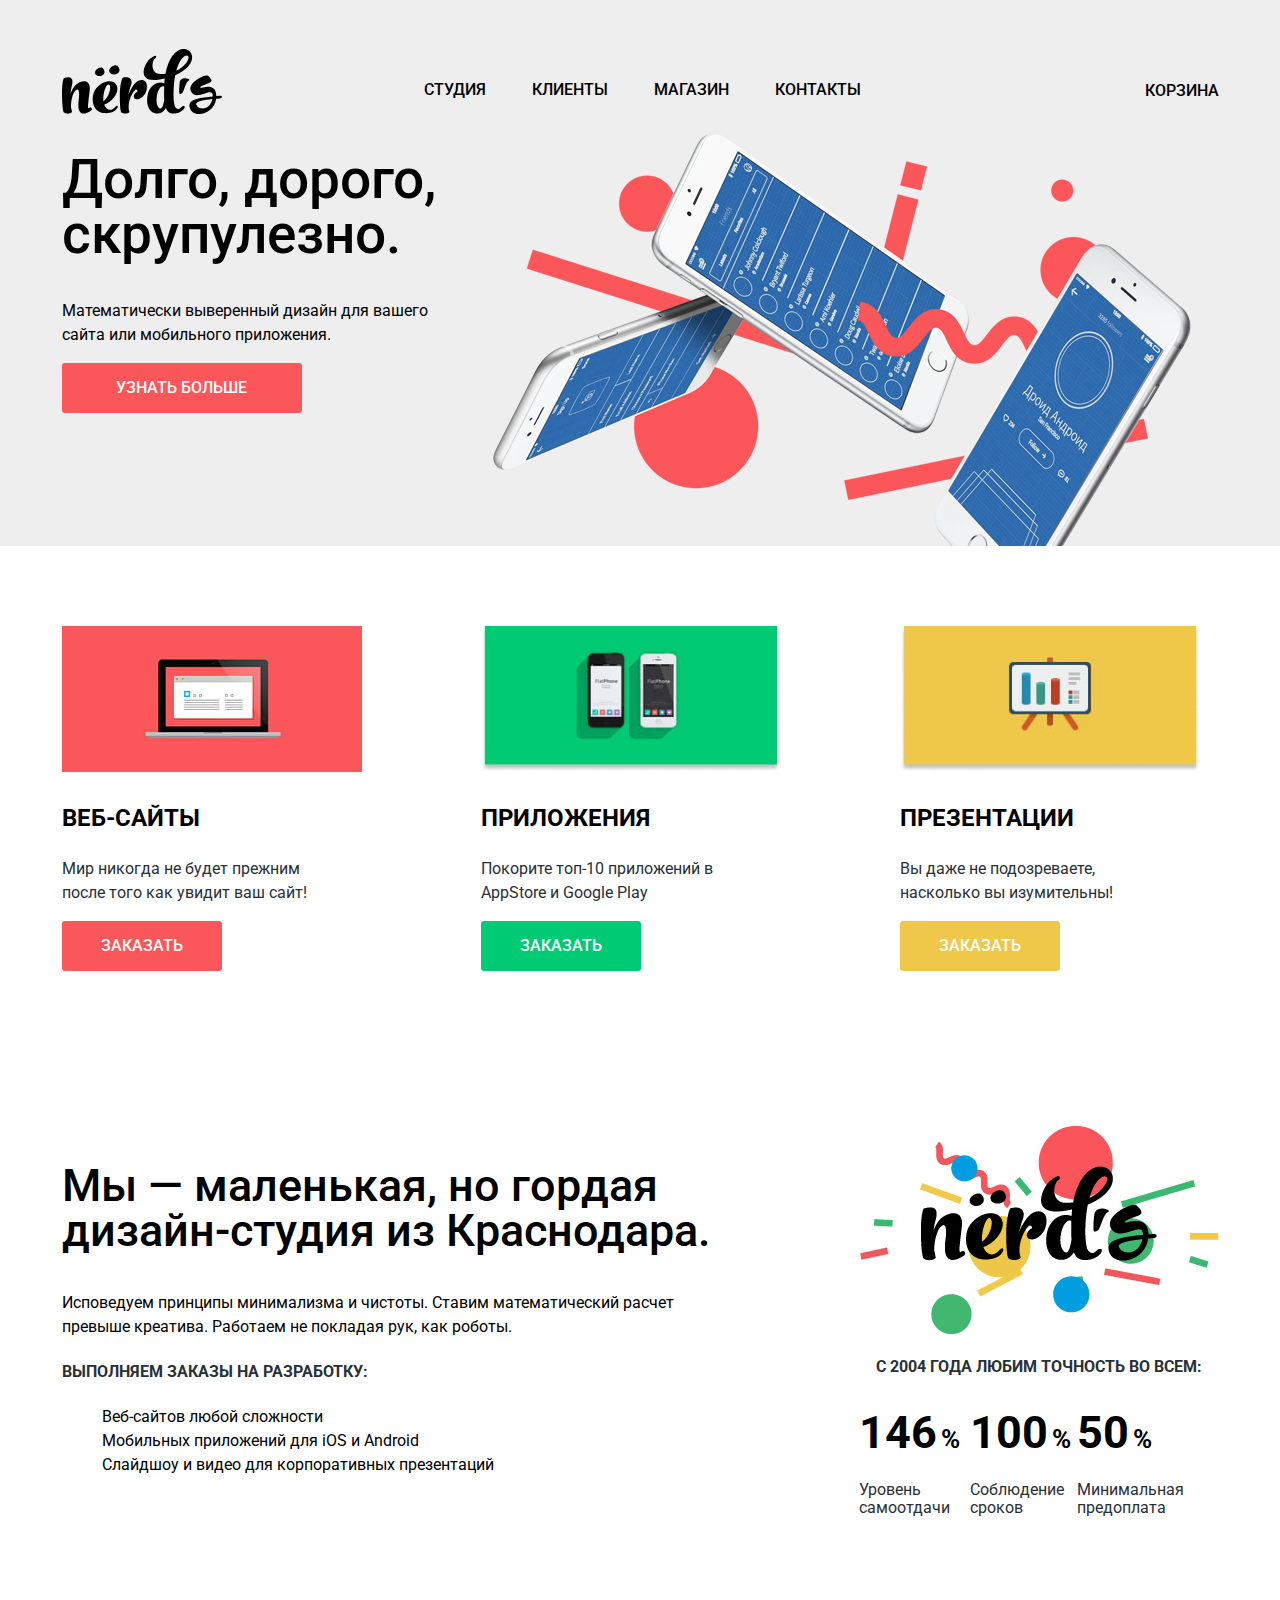
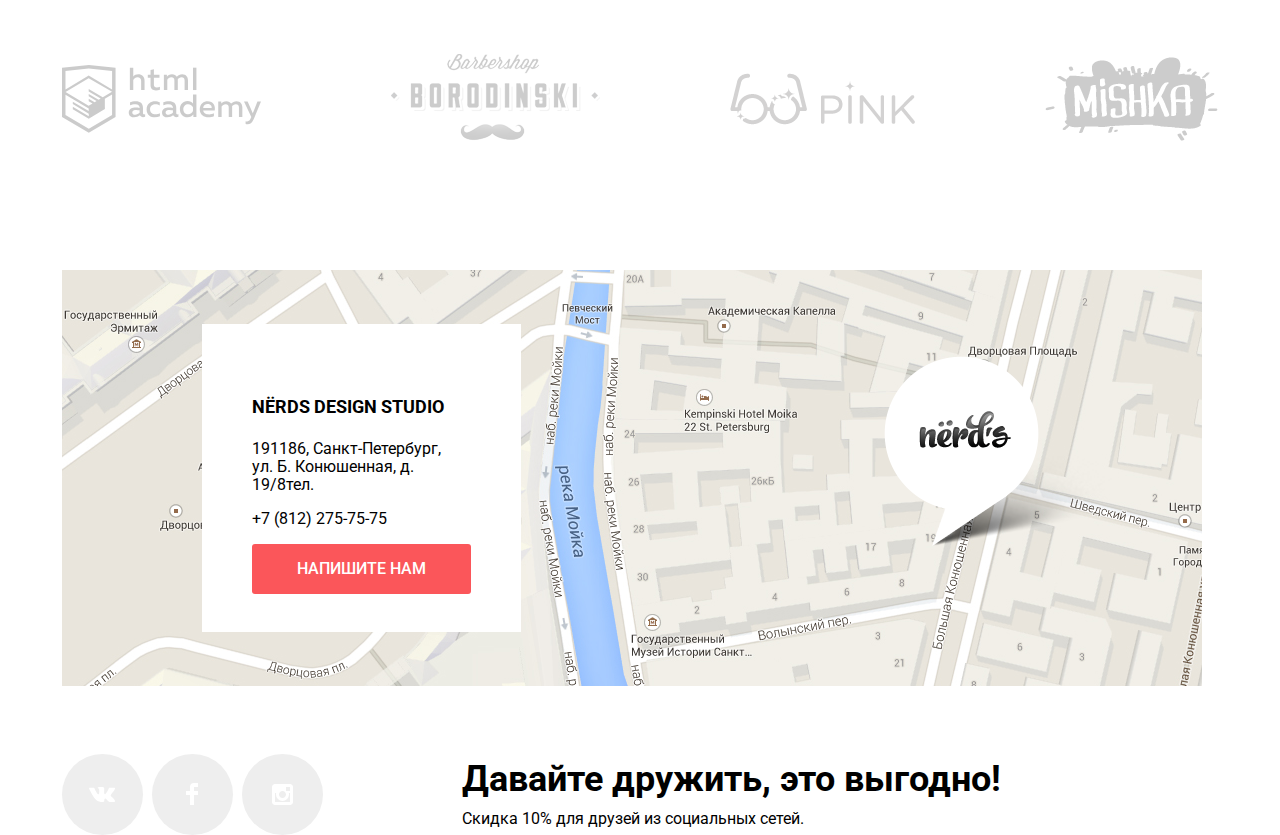
<file: index.html>
<!DOCTYPE html>
<html class="page" lang="ru">
  <head>
    <meta charset="utf-8">
    <title>HTML Academy: Нёрдс</title>
    <link href="https://fonts.googleapis.com/css2?family=Roboto:wght@400;500;700&display=swap" rel="stylesheet">
    <link href="css/normalize.css" rel="stylesheet">
    <link href="css/style.css" rel="stylesheet">
  </head>
<body class="page-body">
  <header class="main-header">
    <nav class="main-navigation">
      <div class="container">
        <a class="main-header-logo" href="#">
          <img src="img/nerds-logo.svg"  width="160" height="65"  alt="Логотип nerd's">
        </a>
        
        <div class="main-navigation-wrapper">
          <ul class="site-navigation">
            <li>
              <a href="blank.html">Студия</a>
            </li> 
            <li>
              <a href="clients.html">Клиенты</a>
            </li>
            <li>
              <a href="catalog.html">Магазин</a>
            </li>
            <li>
               <a href="contacts.html">Контакты</a>
            </li>
          </ul>
          <div class="basket">
            <a href="">
              <!-- <img src="img/cart-icon.svg"> -->
              <span class="basket-text">Корзина</span>
            </a>
          </div>
        </div>
      </div>
    </nav>

    <section class="slide container">
      <img class="index-slide" src="img/nerds-index-slide1 1.png" alt="Долго, дорого, скрупулезно"> 
      <div class="desc">
        <h1 class="title">Долго, дорого, скрупулезно.</h1>
        <p>
          Математически выверенный дизайн для вашего сайта или мобильного приложения.
        </p>
        <button class="btn-slide" type="button">
          Узнать больше
        </button>
    </div>
    </section>
  </header>

  <main class="container"> 

    <section class="features">
      <!-- <h2 class="visually-hidden">Преимущества</h2> -->
      <ul class="features-list">
        <li  class="feature-item">
          <img src="img/illustration-1 1 .jpg" class="illustration" alt="Веб-сайты">
          <h3>Веб-сайты</h3>
          <p>Мир никогда не будет прежним после того как увидит ваш сайт!</p>
          <button class="btn" type="button">Заказать</button>
        </li>
        <li class="feature-item">
          <img src="img/illustration-2 1 .jpg" class="illustration" alt="Приложения">
          <h3>Приложения</h3>
          <p>Покорите топ-10 приложений в AppStore и Google Play</p>
          <button class="btn" type="button">Заказать</button>
        </li>
        <li class="feature-item">
          <img src="img/illustration-3 1.jpg" class="illustration" alt="Презентации">
          <h3>Презентации</h3>
          <p>Вы даже не подозреваете, насколько вы изумительны!</p>
          <button class="btn" type="button">Заказать</button>
        </li>
      </ul>
    </section>

    <section class="index-columns" >
      <div class="web-studio">
        <h2>Мы — маленькая, но гордая дизайн-студия из Краснодара.</h2>
        <p>
          Исповедуем принципы минимализма и чистоты. Ставим математический расчет превыше креатива. Работаем не покладая рук, как роботы.
        </p>
        <h4>Выполняем заказы на разработку:</h4>
          <ul class="order-list">
            <li>Веб-сайтов любой сложности</li>
            <li>Мобильных приложений для iOS и Android</li>
            <li>Слайдшоу и видео для корпоративных презентаций</li>
          </ul>
      </div>

      <div class="indicators">
        <div class="nerds-illustration">
          <img src="img/nerds-illustration 1.png" alt="Nerd's illustration">
        </div>
          <h4>C 2004 года Любим точность во всем:</h4>
          <div class="copyright">
            <div>
              <span class="number">146</span>
              <span class="percent">%</span>
              <p class="description">Уровень самоотдачи</p>
            </div>
            <div>
              <span class="number">100</span>
              <span class="percent">%</span>
              <p class="description">Соблюдение сроков</p>
            </div>
            <div>
              <span class="number">50</span>
              <span class="percent">%</span>
              <p class="description">Минимальная предоплата</p>
            </div>
          
      </div>    
    </section>
  
    <section class="partners">
      <!-- <h2 class="visually-hidden">Наши партнеры</h2> -->
        <img src="img/logo-1 1.svg" alt="HTML">
        <img src="img/logo-2 1.svg" alt="BORODINSKI">
        <img src="img/logo-3 1.svg" alt="PINK">
        <img src="img/logo-4 1.svg" alt="MISHKA">
    </section>

    <section class="map-wrapper">
      <!-- <h2 class="visually-hidden">Контактная информация</h2> -->
        <div class="contact">
          <p class="subtitle">NЁRDS DESIGN STUDIO</p>
          <p class="adress-studio">191186, Санкт-Петербург,<br>ул. Б. Конюшенная, д. 19/8тел.</p>
          <p class="phone-studio"> +7 (812) 275-75-75</p>
          <button class="btn-studio">Напишите нам</button>
        </div>
      <img class="marker" src="img/map-marker 1.png" alt="map-marker">
    </section>   

    <!-- <section>
      <h2>Напишите нам</h2>
      <form action="https://echo.htmlacademy.ru" method="POST">
        <div>
          <div>
            <label for="appointment-name">Ваше имя:</label>
            <input id="appointment-name" type="text" name="name" placeholder="Имя Фамилия">
          </div>

          <div>
            <label for="appointment-email">Ваш email:</label>
            <input id="appointment-email" type="email" name="login" placeholder="email@example.com">
          </div>
        </div>
        <div>
          <label for="appointment-letter">Текст письма:</label>
          <textarea id="appointment-letter" type="text" name="text" placeholder="В свободной форме"></textarea>
        </div>
        <button type="submit">Отправить</button>
      </form>
    </section> -->
  </main>

  <footer class="page-footer main-footer">
    <div class="container">
      <ul class="footer-social">
        <li>
          <a class="social-button" href="#">
            <img src="img/vk-icon.svg" class="vk" alt="vk"></a>
        </li>
        <li>
          <a class="social-button" href="#">
            <img src="img/fb-icon.svg" class="fb" alt="fb"></a>
        </li>
        <li>
          <a class="social-button" href="#">
            <img src="img/insta-icon.svg" class="insta" alt="insta"></a>
        </li>
      </ul>
      <div class="slogan-footer">
          <p class="slogan">Давайте дружить, это выгодно!</p>
          <p class="sale">Скидка 10% для друзей из социальных сетей.</p>
      </div>
    </div>
  </footer>
</body> 
</html>
</file>
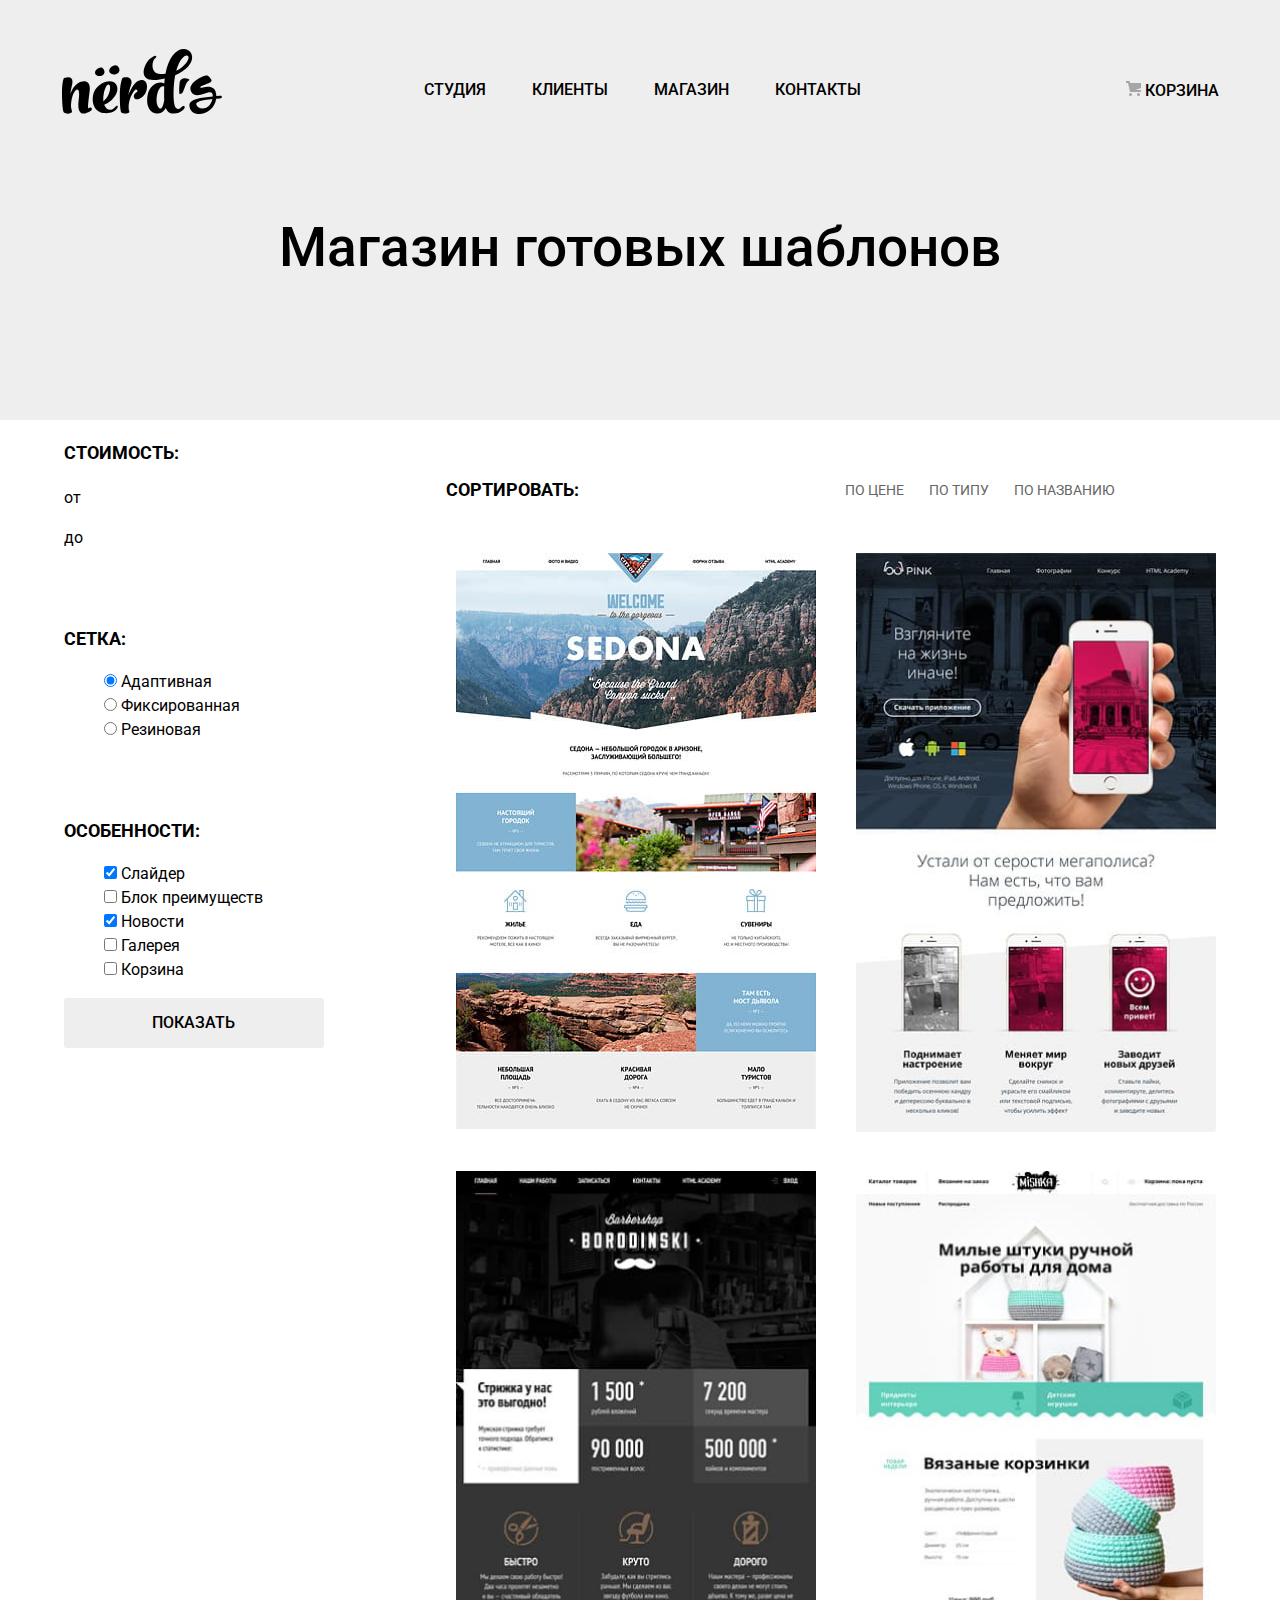
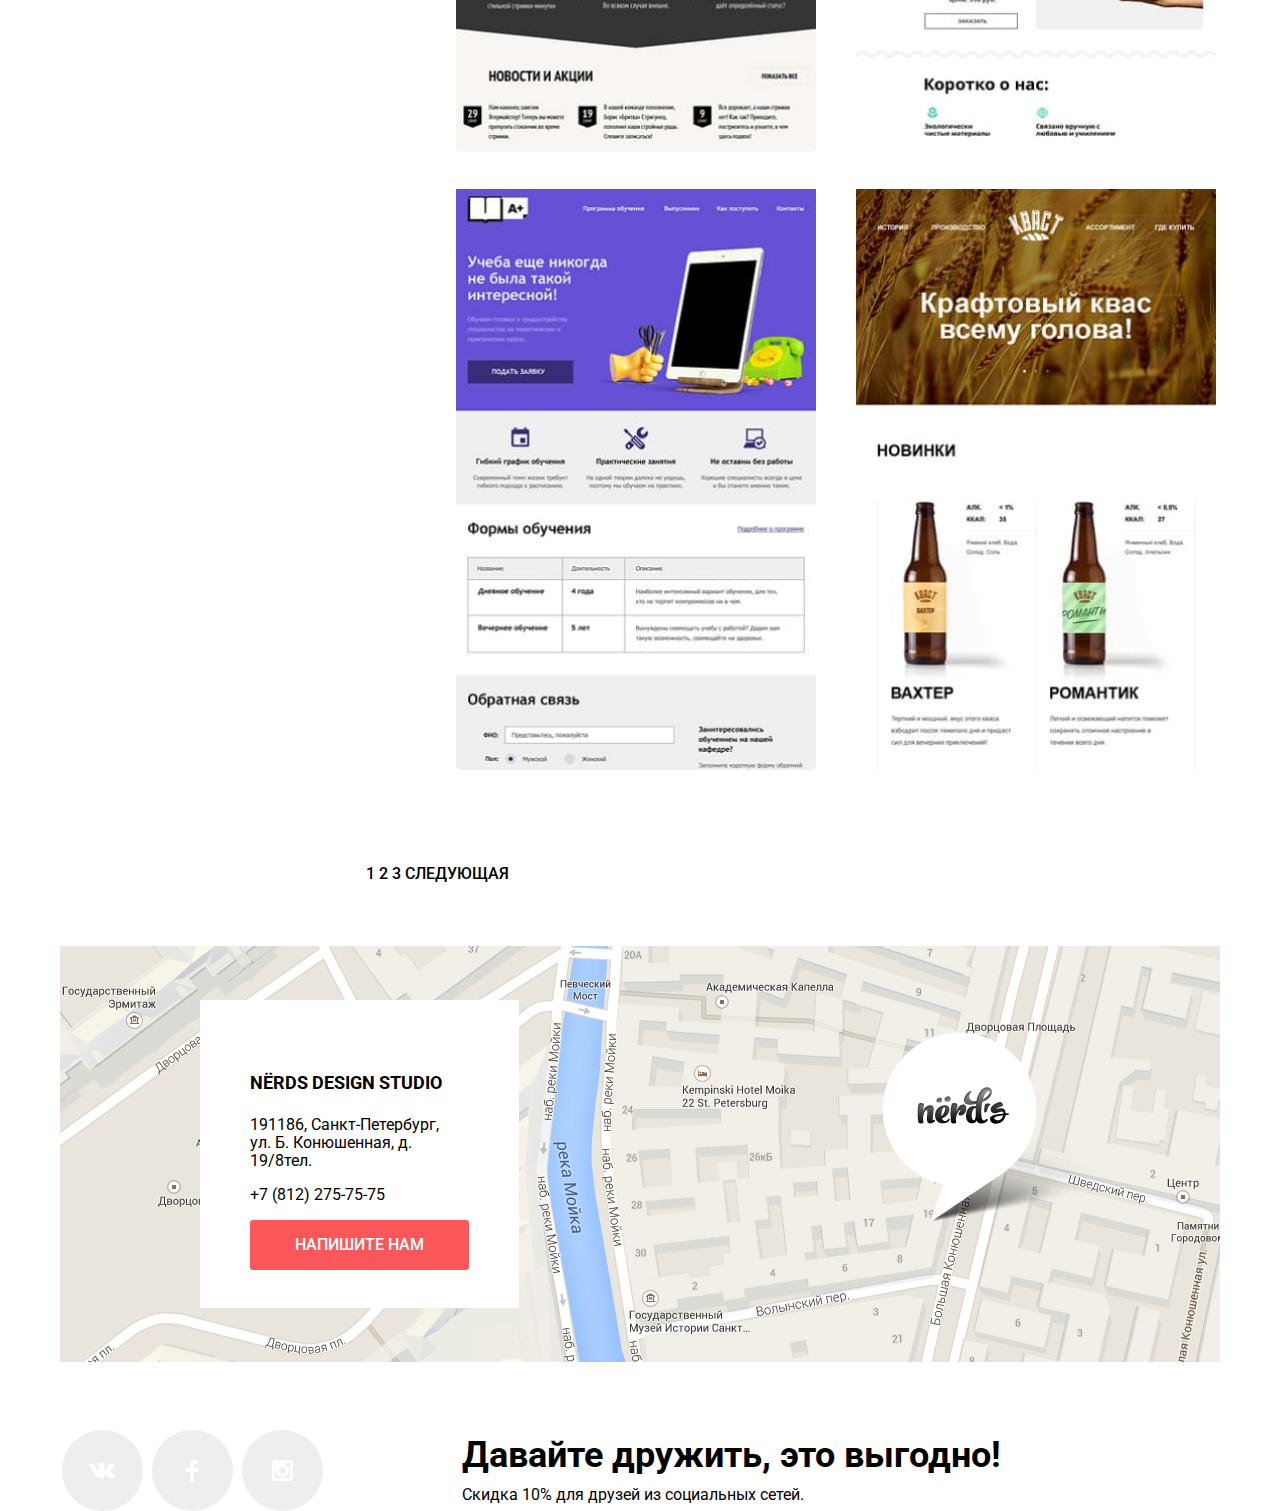
<file: inner.html>
<!DOCTYPE html>
<html class="page" lang="ru">
<head>
  <meta charset="UTF-8">
  <title>HTML Academy: Нёрдс</title>
  <link href="https://fonts.googleapis.com/css2?family=Roboto:wght@400;500;700&display=swap" rel="stylesheet">
  <link href="css/normalize.css" rel="stylesheet">
  <link href="css/style.css" rel="stylesheet">
</head>
<body class="page-body inner-page">
<header class="main-header">
  <nav class="main-navigation" >
    <div class="container">
      <a class="main-header-logo" href="">
        <img src="img/nerds-logo.svg" alt="Логотип nerd's">
      </a>
      <div class="main-navigation-wrapper">
        <ul class="site-navigation">
          <li>
            <a href="blank.html">Студия</a>
          </li> 
          <li>
            <a href="clients.html">Клиенты</a>
          </li>
          <li>
            <a href="catalog.html">Магазин</a>
          </li>
          <li>
             <a href="contacts.html">Контакты</a>
          </li>
        </ul>
        <div class="basket">
          <a href="">
            <img src="img/cart-icon.svg">
            <span class="basket-text">Корзина</span>
          </a>
        </div>
      </div>
    </div>
  </nav>
</header>

<main class="page-catalog">
  <div class="intro">
    <div class="container">
      <h1 class="title inner">Магазин готовых шаблонов</h1>
      </div>
  </div>
  <div class="container wrapper-content">
    <section class="catalog-filter">
      <h2 class="visually-hidden">Фильтр товаров</h2>
      <form class="filters-catalog">
        <fieldset class="filter-item">
            <p class="subtitle">Стоимость:</p>
            <p>от</p>
            <p>до</p>
        </fieldset>
        <fieldset class="filter-item">
            <legend class="subtitle">Сетка:</legend>
            <ul class="order-list">
              <li>
                <input type="radio" name="grid" value="adaptive" id="filter-adaptive" checked>
                <label for="filter-adaptive">Адаптивная</label> 
              </li>
              <li>
                <input type="radio" name="grid" value="fixed" id="filter-fixed">
                <label for="filter-fixed">Фиксированная</label> 
              </li>
              <li>
                <input type="radio" name="grid" value="rubber" id="filter-rubber">
                <label for="filter-rubber">Резиновая</label> 
              </li>
            </ul>  
        </fieldset>
        <fieldset class="filter-item">
            <legend class="subtitle">Особенности:</legend>
            <ul class="order-list">
              <li>
                <input type="checkbox" name="slider" id="filter-slider" checked>
                <label for="filter-slider">Слайдер</label>
              </li>
              <li>
                <input type="checkbox" name="advantage" id="filter-advantage">
                <label for="filter-advantage">Блок преимуществ</label>
              </li>
              <li>
                <input type="checkbox" name="news" id="filter-news" checked>
                <label for="filter-news">Новости</label>
              </li>
              <li>
                <input type="checkbox" name="gallery" id="filter-gallery">
                <label for="filter-gallery">Галерея</label>
              </li>
              <li>
                <input type="checkbox" name="basket" id="filter-basket">
                <label for="filter-basket">Корзина</label> 
              </li>
            </ul>
            <button class="btn-studio filter" type="button">Показать</button>
        </fieldset>
      </form>
    </section>

    <section class="catalog-wrapper">
          <div class="catalog-sorting">
            <span class="subtitle">Сортировать:</span>
            <div class="sort-list">
              <a class="sort-item">
                <span>По цене</span>
              </a>
              <a class="sort-item">
                <span>По типу</span>
              </a>
              <a class="sort-item">
                <span>По названию</span>
              </a>
            </div>
         </div>
         
          <div class="catalog-list">
            <div class="catalog-template">
              <img src="img/Mask Group (1).jpg" width="360px" height="576px" alt="Sedona">
              <!-- <div class="popup-windows">
                  <p class="subtitle">Sedona</p>
                  <p>Информационный сайт для туристов</p>
                  <button class="btn-studio popup-price">9 900 ₽</button>
              </div> -->
            </div>
      
            <div class="catalog-template">
              <img src="img/Mask Group (2).jpg" width="360px" height="576px"  alt="Pink">
              <!-- <div class="popup-windows">
                  <p class="subtitle">Pink</p>
                  <p>Информационный сайт для туристов</p>
                  <button button class="btn-studio popup-price">9 900 ₽</button>
              </div> -->
            </div>
      
            <div class="catalog-template">
              <img src="img/Mask Group (3).jpg" width="360px" height="576px"  alt="Barber">
              <!-- <div class="popup-windows">
                  <p class="subtitle">Sedona</p>
                  <p>Информационный сайт для туристов</p>
                  <button button class="btn-studio popup-price">9 900 ₽</button>
              </div> -->
            </div>
      
            <div class="catalog-template">
              <img src="img/Mask Group (4).jpg" width="360px" height="576px"  alt="Mishka">
              <!-- <div class="popup-windows">
                  <p class="subtitle">Sedona</p>
                  <p>Информационный сайт для туристов</p>
                  <button button class="btn-studio popup-price">9 900 ₽</button>
              </div> -->
            </div>
      
            <div class="catalog-template">
              <img src="img/Mask Group (5).jpg" width="360px" height="576px"  alt="Learn">
              <!-- <div class="popup-windows">
                  <p class="subtitle">Sedona</p>
                  <p>Информационный сайт для туристов</p>
                  <button button class="btn-studio popup-price">9 900 ₽</button>
              </div> -->
            </div>
      
             <div class="catalog-template">
              <img src="img/Mask Group (6).jpg" width="360px" height="576px"  alt="Bear">
              <!-- <div class="popup-windows">
                  <p class="subtitle">Sedona</p>
                  <p>Информационный сайт для туристов</p>
                  <button button class="btn-studio popup-price">9 900 ₽</button>
              </div> -->
             </div>
          </div>

          <div class="pagination-list">
            <span class="current item">1</span>
            <a class="item" href="#">2</a>
            <a class="item" href="#">3</a>
            <a class="item next arrow" href="#" title="Next">Следующая</a>
        </div>
    </section>
  </div>
  <div class="map-wrapper container">
      <h2 class="visually-hidden">Контактная информация</h2>
        <div class="contact">
          <p class="subtitle">NЁRDS DESIGN STUDIO</p>
          <p class="adress-studio">191186, Санкт-Петербург,<br>ул. Б. Конюшенная, д. 19/8тел.</p>
          <p class="phone-studio"> +7 (812) 275-75-75</p>
          <button class="btn-studio">Напишите нам</button>
        </div>
      <img class="marker" src="img/map-marker 1.png" alt="map-marker">
  </div>
</main>

<footer class="page-footer main-footer">
  <div class="container">
    <ul class="footer-social">
      <li>
        <a class="social-button" href="#">
          <img src="img/vk-icon.svg" class="vk" alt="vk"></a>
      </li>
      <li>
        <a class="social-button" href="#">
          <img src="img/fb-icon.svg" class="fb" alt="fb"></a>
      </li>
      <li>
        <a class="social-button" href="#">
          <img src="img/insta-icon.svg" class="insta" alt="insta"></a>
      </li>
    </ul>
    <div class="slogan-footer">
        <p class="slogan">Давайте дружить, это выгодно!</p>
        <p class="sale">Скидка 10% для друзей из социальных сетей.</p>
    </div>
  </div>
</footer>
</body>
</html>
</file>
<file: css/style.css>
:root {
    --basis-black: #000;
    --basis-dark-black: #283136;
    --medium-gray: #444;
    --basic-neutral: #666;
    --basic-extra-light: #eee;
    --basic-white: #fff;

    --special: #888;
    --basis-red: #fb565a;
    --basis-green: #00ca74;
    --basis-yellow: #efc849;
}



/* Global */

body {
  min-width: 1177px;
  margin: 0;
  padding: 0;
  font-family: "Roboto", sans-serif;
  font-size: 16px;
  line-height: 24px;
  font-weight: normal;
  background-color: var(--basic-white);
  background-position: top center;
  background-repeat: no-repeat;
  color: var(--basis-black);
}

a {
  text-decoration: none;
}

.visually-hidden {
    visibility: hidden;
    display: none;
}

img {
  height: auto;
}



/* Grid */

.page {
    height: 100%;
}

.page-body {
    min-height: 100%;
    display: grid;
    grid-template-rows: min-content 1fr min-content;
    align-content: start;
}

/* Main header */

.main-header {
    background-color: var(--basic-extra-light);
}

/* Main navigation */

.main-navigation {
    display: flex;
    flex-direction: row;
    align-items: flex-start;
}

.main-navigation,
.slide {
  background-color: var(basic-extra-light);
}

.main-navigation-wrapper {
  width: 100%;
  margin-bottom: 9px;
  font-size: 16px;
  line-height: 30px;
  font-weight: 500;  
  text-transform: uppercase; 
  display: flex;
  justify-content: space-between;
}

.main-header-logo {
    padding-top: 49px;
    padding-right: 202px;
    width: 160px;
    height: 65px;
}

/* Container */

.container {
    width: 1157px;
    margin: 0 auto;
    padding: 0 10px;
}

.main-navigation .container {
    display: flex;
    justify-content: space-between;
}


.site-navigation {
  display: flex;
  justify-content: space-between;
  list-style: none;
  width: 438px;
  margin: 0;
  padding: 0;
  padding-top: 75px;
  /* outline: 5px solid rgba(0, 255, 255, 0.3);
  outline-offset: -5px; */
}

.site-navigation a,
.basket-text {
   color: var(--basis-black);
}

/* Basket */

.basket {
  /* outline: 5px solid rgba(255, 0, 255, 0.3);
  outline-offset: -5px; */
  max-width: 140px;
  padding-left: 50px;
  padding-top: 76px;
}

.site-navigation:active,
.site-navigation a:hover,
.site-navigation a:focus,
.basket  span:hover,
.basket  span:focus,
.basket span:active {
   color: var(--basis-red);
}

/*Slider*/

.slide {
    /* outline: 5px solid rgba(255, 0, 0 , 0.3); */
    display: flex;
}

.desc {
    /* outline: 5px solid rgba(0, 255, 255 , 0.3);
    outline-offset: -5px; */
}

.index-slide {
    order: 2;
}

.title {
    font-weight: 500;
    font-size: 55px;
    line-height: 55px;
}

.btn-slide {
    font-weight: 500;
    line-height: 18px;
    text-align: center;
    color: var(--basic-white);
    background-color:var(--basis-red);
    border: none;
    text-transform: uppercase;
    width: 240px;
    height: 50px;
    border-radius: 3px;
}

/* Features */

.features {
    /* outline: 5px solid rgba(255, 0, 0 , 0.3); */
    margin-bottom: 155px;
    padding-top: 80px;
}

.feature-item {
    /* outline: 5px solid rgba(0, 255, 255 , 0.3);
    outline-offset: -5px; */
    text-align: left; 
}

.features-list {
    display: grid;
    list-style: none;
    margin: 0;
    padding: 0;
    grid-template-columns: 1fr 1fr 1fr;
    column-gap: 100px;
} 

.feature-item h3 {
    font-weight: bold;
    font-size: 24px;
    line-height: 30px;
    text-transform: uppercase;
  }

.feature-item p {
    color:var(--basis-dark-black);
    width: 260px;
  }

  /* Button */

.feature-item .btn {
    font: inherit;
    text-align: center;
    color:var(--basic-white);
    vertical-align: middle;
    text-transform: uppercase;
    border:none;
    border-radius: 3px;
    width: 160px;
    height: 50px;
    left: 540px;
    top: 922px;
    font-weight: 500;
}
 
.feature-item:first-child .btn {
    background-color:var(--basis-red);
}

.feature-item:nth-child(2) .btn {
    background-color:var(--basis-green);
}

.feature-item:last-child .btn {
    background-color:var(--basis-yellow);
}

.feature-item .btn:hover,
.feature-item .btn:focus,
.feature-item .btn:active,
.btn-studio:hover,
.btn-studio:focus,
.btn-studio:active,
.btn-slide:hover,
.btn-slide:focus,
.btn-slide:active {
    background-color: var(--special);  
}

.illustration {
    width: 300px;
    height: 146px;
}

/* Index columns */

.index-columns {
    /* outline: 5px solid rgba(0, 255, 255, 0.7);
    outline-offset: -5px; */
    display: flex;
    justify-content: space-between;
    margin-bottom: 121px;
}

.web-studio {
    /* outline: 5px solid rgba(255, 0, 0 , 0.3);
    outline-offset: -10px; */
    width: 651px;
}

.indicators {
    /* outline: 5px solid rgba(21, 228, 149, 0.3);
    outline-offset: -10px; */
    width: 360px;
}

.indicators h4 {
    text-align: center;
}

.copyright {
    display: flex;
    flex-direction: row;
}

.order-list {
    list-style: none;
}

.web-studio h2 {
    font-weight: 500;
    font-size: 45px;
    line-height: 45px;   
}

.index-columns h4 {
    font-weight: bold;
    text-transform: uppercase;
    color: var(--basis-dark-black);
}

.nerds-illustration {
    width: 360px;
    height: 208px;
}

.number {
    font-weight: bold;
    font-size: 45px;
    line-height: 64px;
}

.percent {
    font-weight: bold;
    font-size: 26px;
    line-height: 40px;
}

.description {
    color: var(--basis-dark-black);
    line-height: 18px;
}

/* Partners */ 

.partners {
    /* outline: 5px solid rgba(21, 228, 149, 0.3); */
    display: flex;
    justify-content: space-between;
    margin-bottom: 126px;
}

/*Contacts*/

.map-wrapper {
    background-image: url('../img/map1.png');
    width: 1140px;
    height: 416px;
    position: relative;
}

.contact {
    box-sizing: border-box;
    background-color: var(--basic-white);
    width: 319px;
    height: 308px;
    padding: 50px;
    position: absolute;
    left: 140px;
    top: 54px;
}

.marker {
    left: 822px;
    position: absolute;
    top: 86px;
}

.subtitle {
    text-transform: uppercase;
    color: var(--basis-black);
    font-weight: bold;
    font-size: 18px;
    line-height: 30px;
}

.adress-studio,
.phone-studio {
    line-height: 18px;
}

.btn-studio {
    background:var(--basis-red);
    border-radius: 3px;
    width: 219px;
    height: 50px;
    border: none;
    color:var(--basic-white);
    font-size: 16px;
    font-weight: 500;
    line-height: 18px;
    align-items: center;
    text-align: center;
    text-transform: uppercase;
}

/*Main menu*/

.main-footer {
    /* outline: 5px solid rgba(255, 0, 0, 0.7);
    outline-offset: -5px; */
    position: relative;
}

.footer-social {
    list-style: none;
    /* outline: 5px solid rgba(0, 255, 255, 0.7);
    outline-offset: -5px; */
    display: flex;
    justify-content: space-between;
    width: 261px;
    margin-top: 68px;
    margin-bottom: 86px;
    padding: 0;    
    position: absolute;
}

.slogan-footer {
    /* outline: 5px solid rgba(255, 230, 0, 0.7);
    outline-offset: -5px; */
    position: absolute;
    margin-top: 75px;
    margin-left: 400px;
}

 .social-button  {
    display: flex;
    justify-content: center;
    align-items: center;
    width: 81px;
    height:81px;
    border-radius: 50%;
    background-color: var(--basic-extra-light);
}

.slogan {
    font-weight: bold;
    font-size: 36px;
    line-height: 36px;
    margin-bottom: 10px;
    margin-top: 0;
}

.sale {
    margin: 0;
}

/*Inner-page*/

 .inner {
    text-align: center;
}

.page-catalog {
    /* display: grid;
    grid-template-columns: -10 1fr; */
    /* align-content: start; */
    /* outline-offset: -5px;
    outline: 5px solid rgba(255, 0, 0, 0.7); */
}

.wrapper-content {
    display: flex;
}

.filter {
    background-color: var(--basic-extra-light);
    color: var(--basis-black);
    width: 260px;
}

.inner-page .sort-item {
    font-size: 14px;
    line-height: 18px;
    color: var(--basic-neutral);
    text-transform: uppercase;
}

.inner-page .sort-item:focus,
.inner-page .sort-item:active,
.inner-page .sort-item:hover {
    color: var(--basis-black);
}

.inner-page .popup-price {
    width: 200px;
}

.inner-page .item {
    font-size: 16px;
    line-height: 18px;
    text-transform: uppercase;
    font-weight: 500;
    color: var(--basis-black);
}

.inner-page .popup-windows {
    text-align: center;
    background-color: var(--basic-extra-light);
    width: 360px;
    height: 231px;
}

.catalog-sorting {
    /* outline-offset: -5px;
    outline: 5px solid rgba(0, 255, 0, 0.7); */
    display: flex;
    padding-bottom: 48px;
    margin: 0;  
    margin-left: 80px;
    padding-top: 55px;
    align-items: center;
}

.sort-list {
    display: flex;
    padding-left: 266px;
}

.sort-list span {
    padding-right: 25px;
}

.filters-catalog {
    /* outline-offset: -5px;
    outline: 5px solid rgba(255, 166, 0, 0.7); */
}

.filter-item {
    width: 300px;
    margin-bottom: 58px;
    padding: 0;
    border: none;
}

.catalog-list {
    display: flex;
    width: 760px;
    padding-left: 90px;
    margin-right: auto;
    flex-wrap: wrap;
    margin-bottom: 55px;
    justify-content: space-between; 
    /* outline-offset: -5px;
    outline: 5px solid rgba(0, 0, 255, 0.7); */
}

.catalog-template {
    margin-bottom: 30px;
}

 .pagination-list {
     padding-bottom: 60px;
 }

 .intro {
     padding-top: 68px;
     padding-bottom: 108px;
     background-color: var(--basic-extra-light);
 }
</file>
